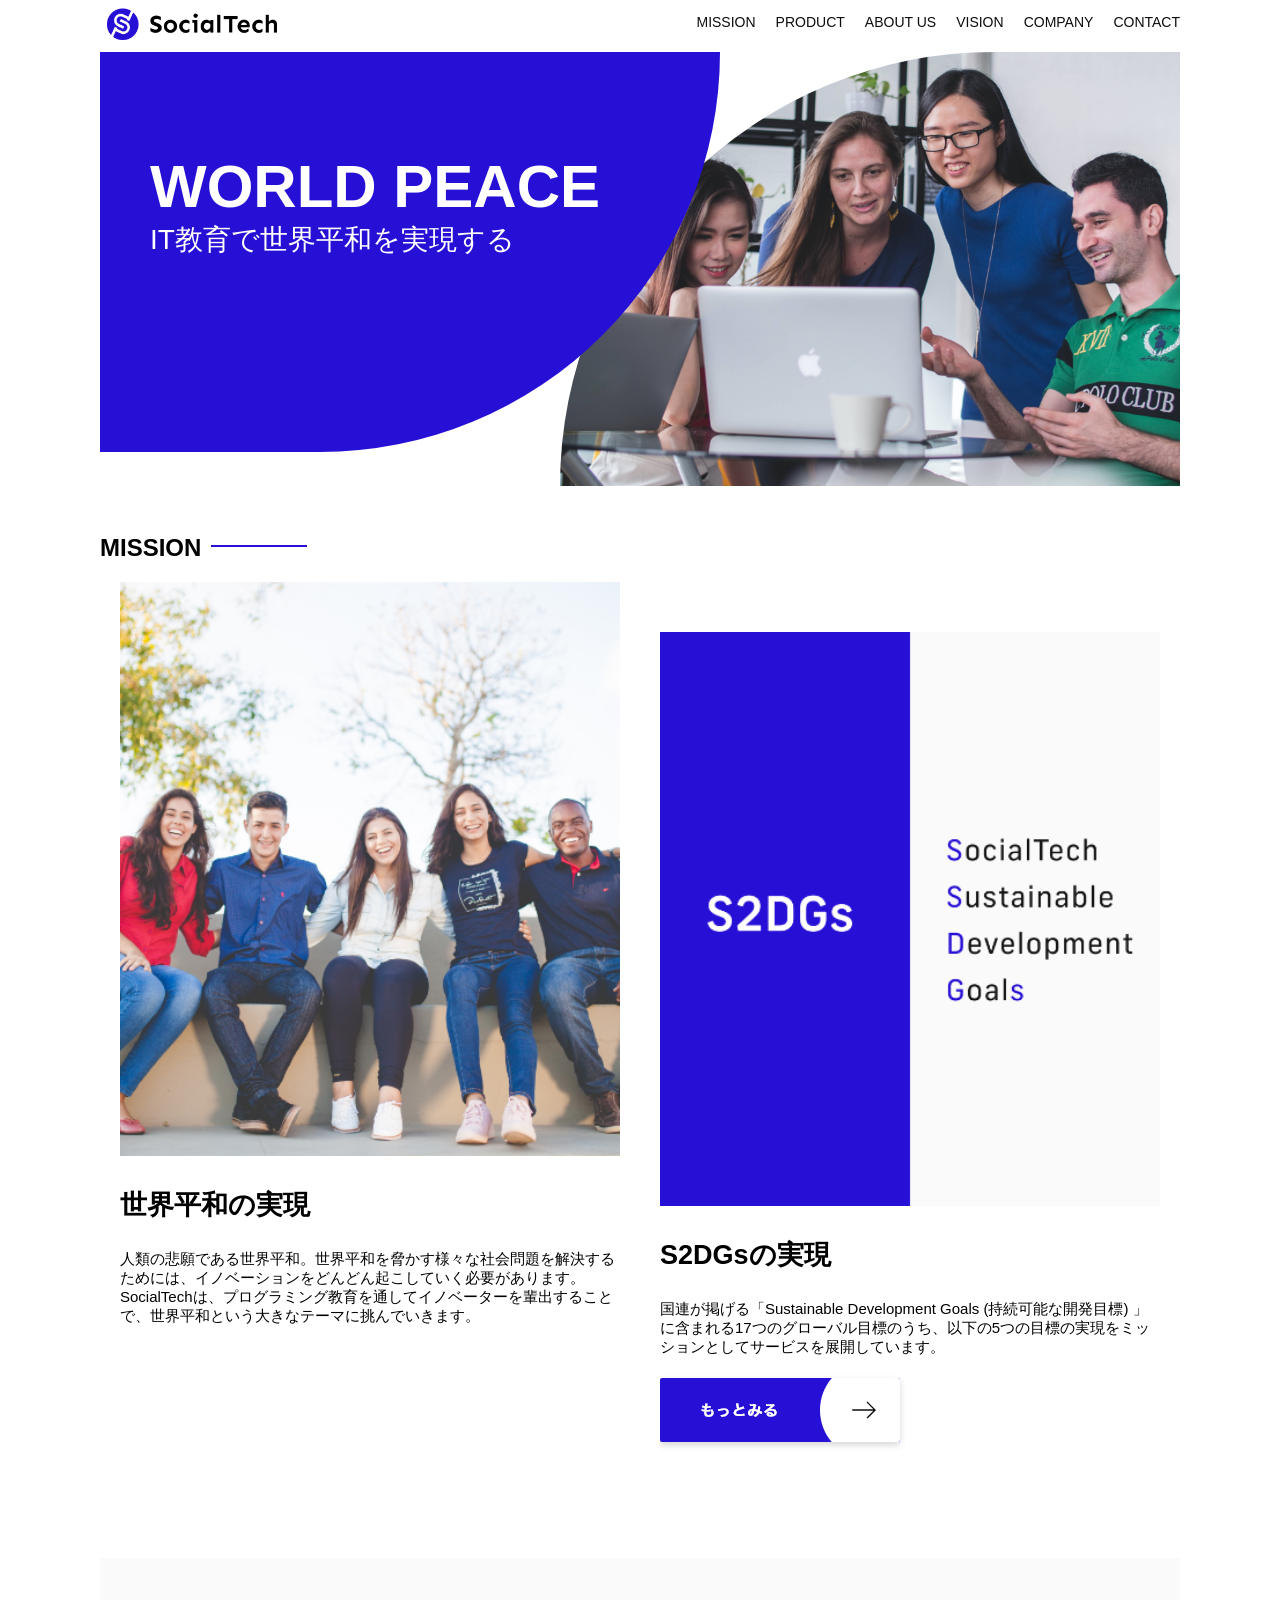
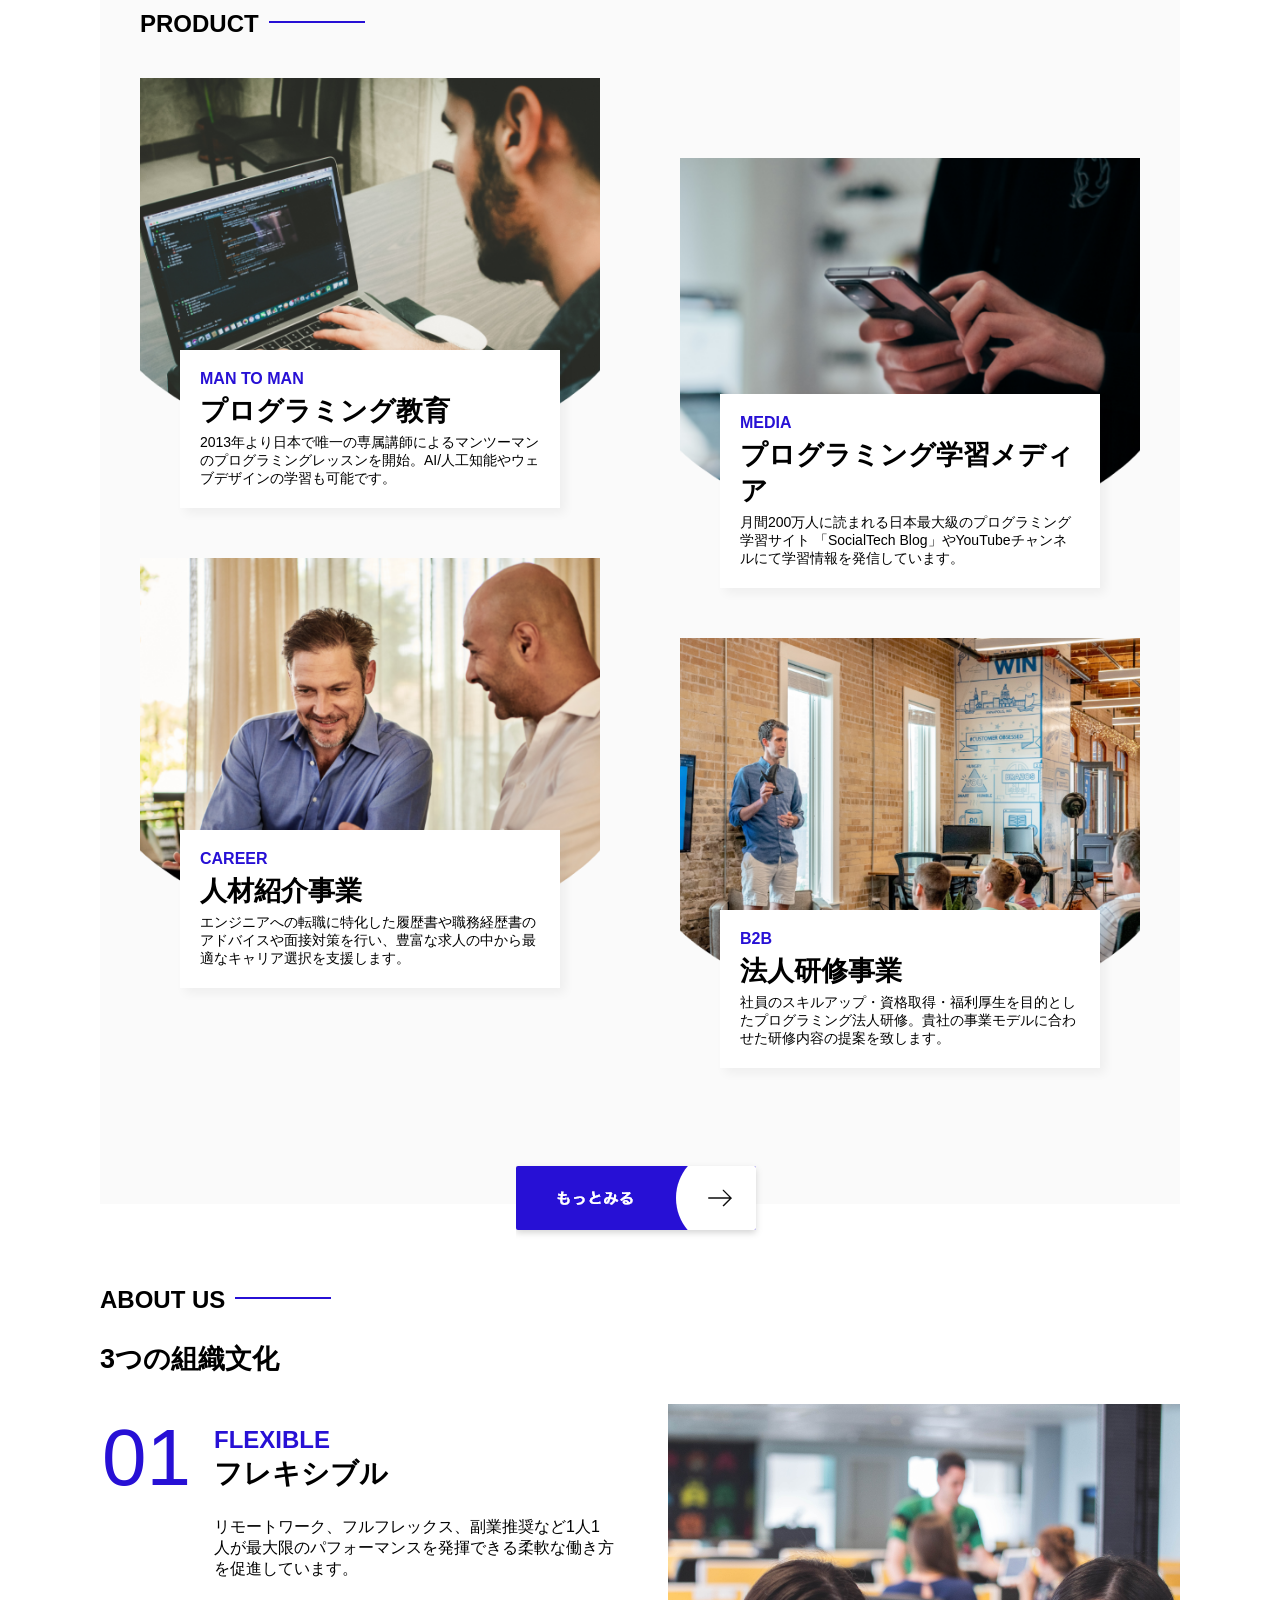
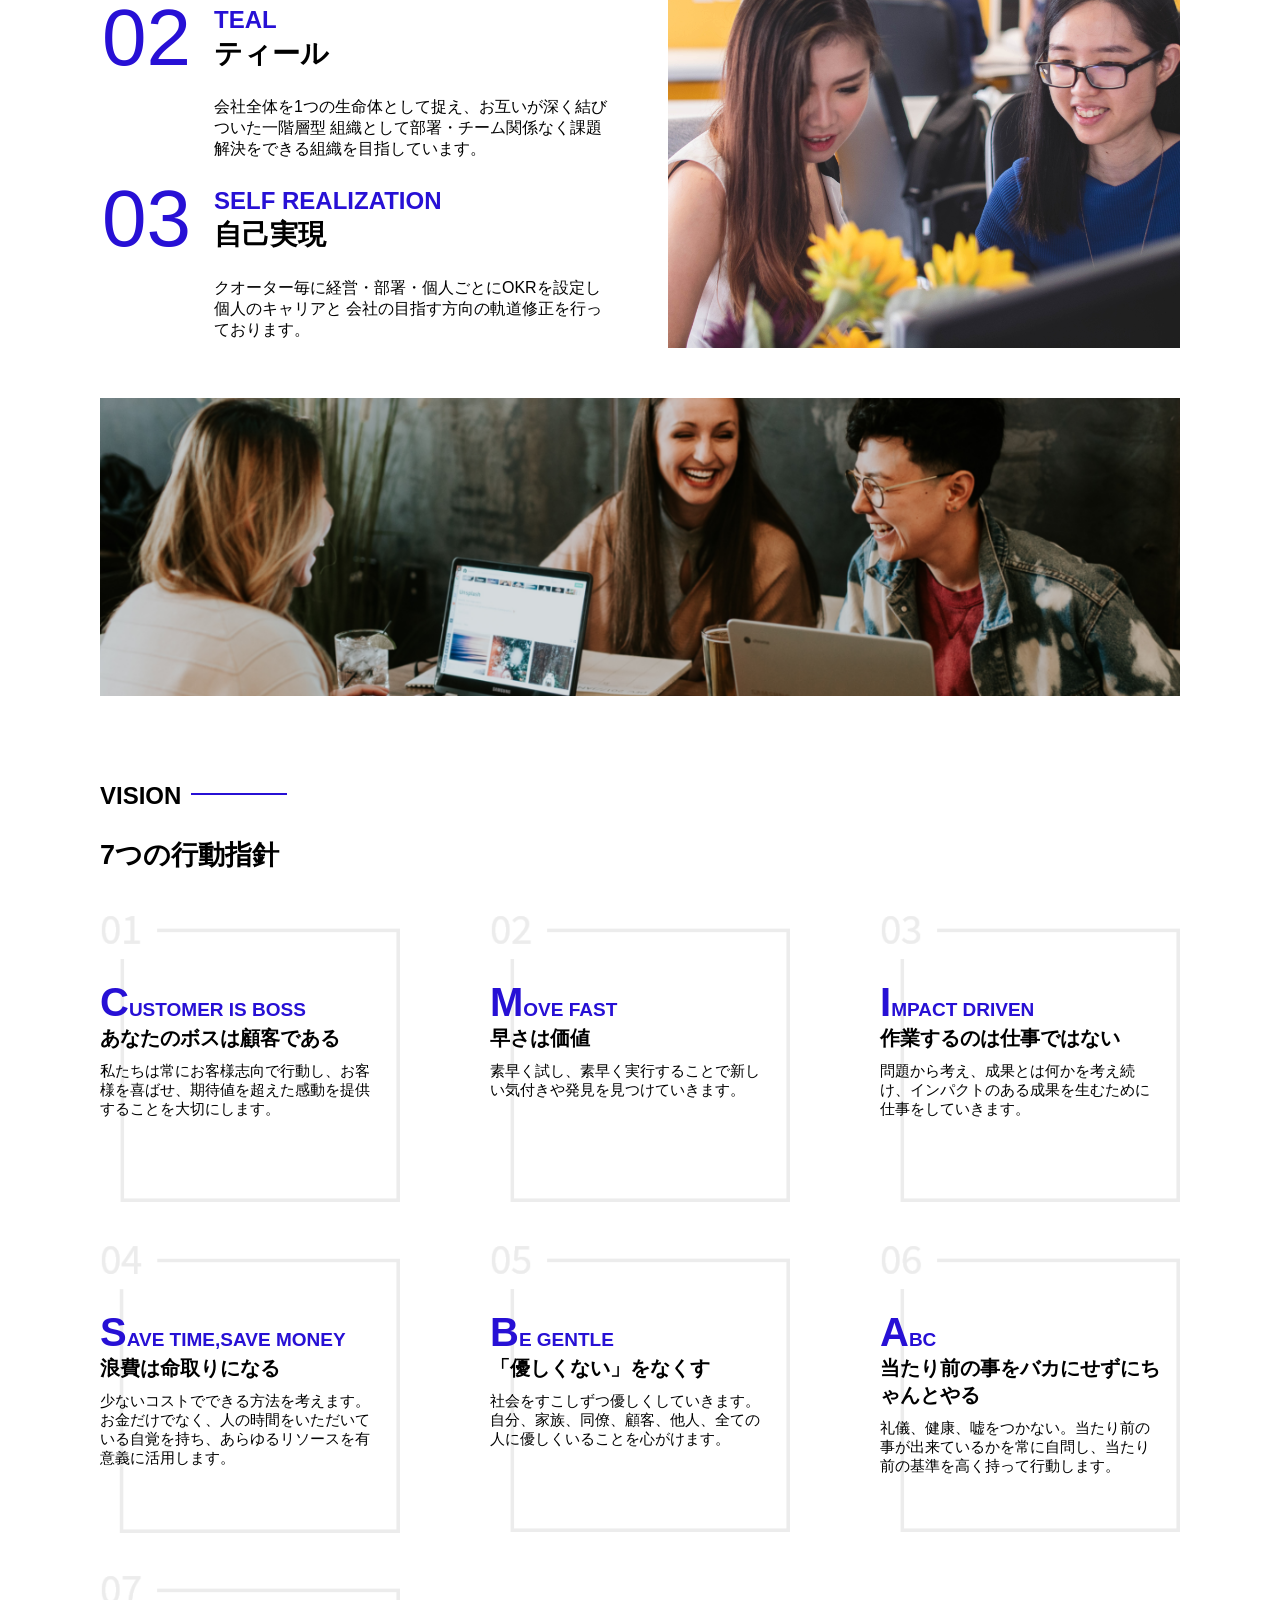
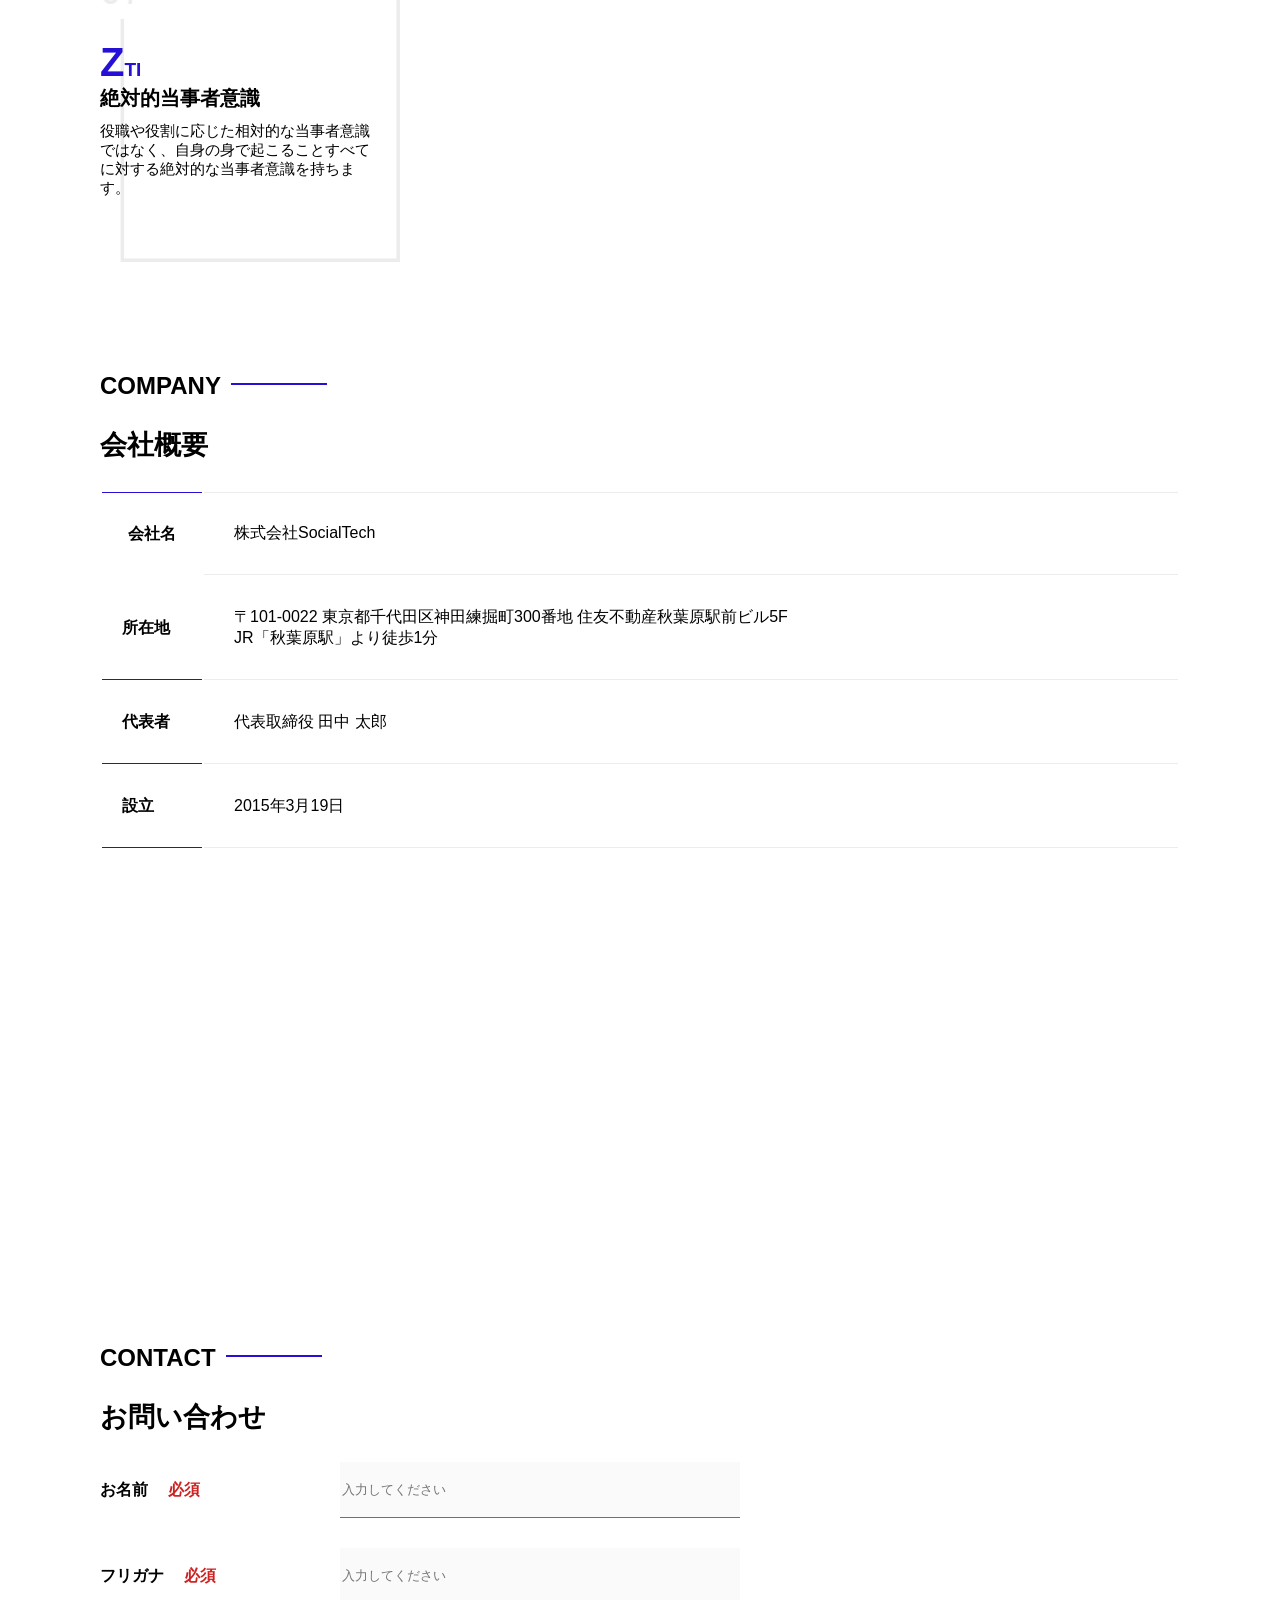
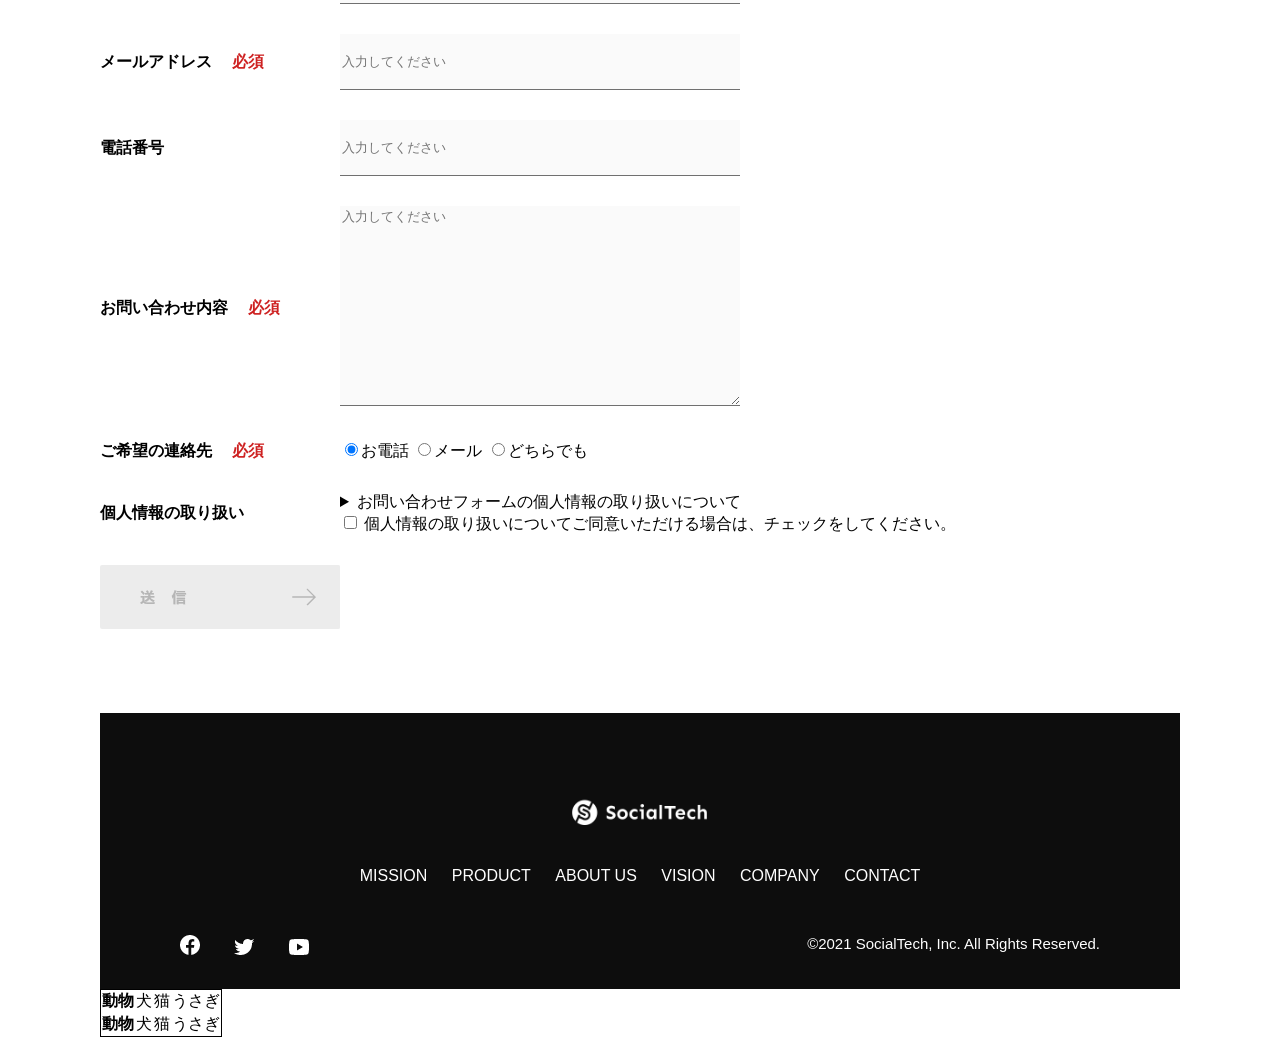
<file: social tech/index.html>
<!DOCTYPE html>
 <html>
    <head>
        <title>SocialTech</title>
        <meta charset="utf-8">
        <meta name="description" content="SocialTechはEdTech業界のリーディングカンパニーを目指します。">
        <meta name="viewport" content="width=device-width,initial-scale=1.0">
        <link rel="stylesheet" href="style.css">
    </head>
    <body>
        <!-- ヘッダー -->
         <header>
            <!-- ロゴ -->
             <a href="index.html" id="logo">
                <img src="images/logo.png" alt="トップページに戻る"></a>
            <!-- PC用ナビゲーション -->
             <nav id="nav-pc">
                <ul>
                    <li><a href="mission.html">MISSION</a></li>
                    <li><a href="product.html">PRODUCT</a></li>
                    <li><a href="index.html#aboutus">ABOUT US</a></li>
                    <li><a href="index.html#vision">VISION</a></li>
                    <li><a href="index.html#company">COMPANY</a></li>
                    <li><a href="index.html#contact">CONTACT</a></li>
                </ul>
            </nav>
            <!-- スマホ用メニューボタン -->
             <button id="menu-sp" onclick="document.getElementById('nav-sp').style.display = 'block'">
                <img src="images/button-menu.png" alt="ナビゲーションを開く">
            </button>
            <!-- スマホ用ナビゲーション -->
             <div id="nav-sp">
                <button id="close" onclick="document.getElementById('nav-sp').style.display = 'none'">
                    <img src="images/button-close.png" alt="ナビゲーションを閉じる">
                </button>

                <nav>
                    <ul>
                        <li>
                            <a id="logo-sp" href="index.html" onclick="document.getElementById('nav-sp').style.display = 'none'"><img src="images/logo-sp.png" alt="トップページに戻る"></a>
                        </li>
                        <li><a class="menu" href="mission.html" onclick="document.getElementById('nav-sp').style.display = 'none'">MISSION</a></li>
                        <li><a class="menu" href="product.html" onclick="document.getElementById('nav-sp').style.display = 'none'">PRODUCT</a></li>
                        <li><a class="menu" href="index.html#aboutus" onclick="document.getElementById('nav-sp').style.display = 'none'">ABOUT US</a></li>
                        <li><a class="menu" href="index.html#vision" onclick="document.getElementById('nav-sp').style.display = 'none'">VISION</a></li>
                        <li><a class="menu" href="index.html#company" onclick="document.getElementById('nav-sp').style.display = 'none'">COMPANY</a></li>
                        <li><a class="menu" href="index.html#contact" onclick="document.getElementById('nav-sp').style.display = 'none'">CONTACT</a></li>
                    </ul>
                </nav>
                <div id="sns">
                    <a href="https://www.facebook.com/sejuku2013">
                        <img src="images/button-facebook.png" alt="Facebookのリンク">
                    </a>
                    <a href="https://twitter.com/samuraijuku">
                        <img src="images/button-twitter.png" alt="Twitterのリンク">
                    </a>
                    <a href="https://www.youtube.com/channel/UCCFOQO5aDK0xXam4cUQXT8g">
                        <img src="images/button-youtube.png" alt="YouTubeのリンク">
                    </a>
                </div>
            </div>
        </header>
        <!-- メイン -->
         <main>
            <article>
            <!-- メインビジュアル -->
             <section id="main-visual">
                <div id="main-message">
                    <h1>WORLD PEACE</h1>
                    <p>IT教育で世界平和を実現する</p>
                </div>
                <img src="images/index/index-main.png"alt="PCの周りに集まる多国籍の仲間たち">
            </section>
            <!-- ミッション -->
             <section id="mission">
                <h2 class="index-h2">MISSION</h2>
                <div id="mission-flex">
                    <div>
                        <img id="mission-photo" src="images/index/index-mission.png" alt="屋外のベンチで写真を撮影する多国籍の仲間たち">
                        <h3>世界平和の実現</h3>
                        <p>
                            人類の悲願である世界平和。世界平和を脅かす様々な社会問題を解決するためには、イノベーションをどんどん起こしていく必要があります。SocialTechは、プログラミング教育を通してイノベーターを輩出することで、世界平和という大きなテーマに挑んでいきます。
                        </p>
                    </div>
                    <div>
                        <img id="s2dgs" src="images/index/s2dgs.png" alt="S2DGs">
                        <h3>S2DGsの実現</h3>
                        <p>国連が掲げる「Sustainable Development Goals (持続可能な開発目標) 」に含まれる17つのグローバル目標のうち、以下の5つの目標の実現をミッションとしてサービスを展開しています。</p>
                        <a href="mission.html">
                            <img src="images/button-more.png" alt="もっとみる">
                        </a>
                    </div>
                </div>
            </section>
            <!-- プロダクト -->
             <section id="product">
                <h2 class="index-h2">PRODUCT</h2>
                <div class="product-flex">
                    <div id="product-left">
                        <div>
                            <img class="product-photo" src="images/index/index-mantoman.png" alt="PCでコードを書く男性">
                            <div class="product-explain">
                                <span>MAN TO MAN</span>
                                <h3>プログラミング教育</h3>
                                <p>2013年より日本で唯一の専属講師によるマンツーマンのプログラミングレッスンを開始。AI/人工知能やウェブデザインの学習も可能です。</p>
                            </div>
                        </div>
                        <div>
                            <img class="product-photo" src="images/index/index-career.png" alt="笑顔で話し合う2人の男性">
                            <div class="product-explain">
                                <span>CAREER</span>
                                <h3>人材紹介事業</h3>
                                <p>エンジニアへの転職に特化した履歴書や職務経歴書のアドバイスや面接対策を行い、豊富な求人の中から最適なキャリア選択を支援します。</p>
                            </div>
                        </div>
                    </div>
                    <div id="product-right">
                        <div>
                            <img class="product-photo" src="images/index/index-media.png" alt="スマートフォンを操作する人">
                            <div class="product-explain">
                                <span>MEDIA</span>
                                <h3>プログラミング学習メディア</h3>
                                <p>月間200万人に読まれる日本最大級のプログラミング学習サイト 「SocialTech Blog」やYouTubeチャンネルにて学習情報を発信しています。</p>
                            </div>
                        </div>
                        <div>
                            <img class="product-photo" src="images/index/index-b2b.png" alt="講演中の男性とそれを聴く人々">
                            <div class="product-explain">
                                <span>B2B</span>
                                <h3>法人研修事業</h3>
                                <p>社員のスキルアップ・資格取得・福利厚生を目的としたプログラミング法人研修。貴社の事業モデルに合わせた研修内容の提案を致します。</p>
                            </div>
                        </div>
                    </div>
                </div>
                <div id="product-more">
                    <a href="product.html">
                        <img src="images/button-more.png" alt="もっとみる">
                    </a>
                </div>
            </section>
            <!-- ABOUT US -->
             <section id="aboutus">
                <h2 class="index-h2">ABOUT US</h2>
                <h3>3つの組織文化</h3>
                <div>
                    <table class="culture-table">
                        <tr>
                            <td class="culture-num">01</td>
                            <th><span class="culture-en">FLEXIBLE</span><br>フレキシブル</th>
                        </tr>
                        <tr>
                            <td>
                                <!-- 空のセル -->
                            </td>
                            <td class="culture-description">リモートワーク、フルフレックス、副業推奨など1人1人が最大限のパフォーマンスを発揮できる柔軟な働き方を促進しています。</td>
                        </tr>
                        <tr>
                            <td class="culture-num">02</td>
                            <th><span class="culture-en">TEAL</span><br>ティール</th>
                        </tr>
                        <tr>
                            <td>
                                <!-- 空のセル -->
                            </td>
                            <td class="culture-description">会社全体を1つの生命体として捉え、お互いが深く結びついた一階層型 組織として部署・チーム関係なく課題解決をできる組織を目指しています。</td>
                        </tr>
                        <tr>
                            <td class="culture-num">03</td>
                            <th><span class="culture-en">SELF REALIZATION</span><br>自己実現</th>
                        </tr>
                        <tr>
                            <td>
                                <!-- 空のセル -->
                            </td>
                            <td class="culture-description">クオーター毎に経営・部署・個人ごとにOKRを設定し個人のキャリアと 会社の目指す方向の軌道修正を行っております。</td>
                        </tr>
                    </table>

                    <img class="culture-img" src="images/index/index-aboutus1.png" alt="笑顔で話し合う2人の女性">
                </div>
                <img class="culture-img2" src="images/index/index-aboutus2.png" alt="笑顔で話し合う3人の男女">
                </section>
                <!-- VISION -->
                 <section id="vision">
                    <h2 class="index-h2">VISION</h2>
                    <h3>7つの行動指針</h3>
                    <div>
                        <div class="vision-box">
                            <img src="images/index/vision-01.png" alt="01">
                            <div>
                            <h4>CUSTOMER IS BOSS</h4>
                            <h5>あなたのボスは顧客である</h5>
                            <p>私たちは常にお客様志向で行動し、お客様を喜ばせ、期待値を超えた感動を提供することを大切にします。</p>
                            </div>
                        </div>
                        <div class="vision-box">
                            <img src="images/index/vision-02.png" alt="02">
                            <div>
                            <h4>MOVE FAST</h4>
                            <h5>早さは価値</h5>
                            <p>素早く試し、素早く実行することで新しい気付きや発見を見つけていきます。</p>
                            </div>
                        </div>
                        <div class="vision-box">
                            <img src="images/index/vision-03.png" alt="03">
                            <div>
                            <h4>IMPACT DRIVEN</h4>
                            <h5>作業するのは仕事ではない</h5>
                            <p>問題から考え、成果とは何かを考え続け、インパクトのある成果を生むために仕事をしていきます。</p>
                            </div>
                        </div>
                        <div class="vision-box">
                            <img src="images/index/vision-04.png" alt="04">
                            <div>
                            <h4>SAVE TIME,SAVE MONEY</h4>
                            <h5>浪費は命取りになる</h5>
                            <p>少ないコストでできる方法を考えます。お金だけでなく、人の時間をいただいている自覚を持ち、あらゆるリソースを有意義に活用します。</p>
                            </div>
                        </div>
                        <div class="vision-box">
                            <img src="images/index/vision-05.png" alt="05">
                            <div>
                            <h4>BE GENTLE</h4>
                            <h5>「優しくない」をなくす</h5>
                            <p>社会をすこしずつ優しくしていきます。自分、家族、同僚、顧客、他人、全ての人に優しくいることを心がけます。</p>
                            </div>
                        </div>
                        <div class="vision-box">
                            <img src="images/index/vision-06.png" alt="06">
                            <div>
                            <h4>ABC</h4>
                            <h5>当たり前の事をバカにせずにちゃんとやる</h5>
                            <p>礼儀、健康、嘘をつかない。当たり前の事が出来ているかを常に自問し、当たり前の基準を高く持って行動します。</p>
                            </div>
                        </div>
                        <div class="vision-box">
                            <img src="images/index/vision-07.png" alt="07">
                            <div>
                            <h4>ZTI</h4>
                            <h5>絶対的当事者意識</h5>
                            <p>役職や役割に応じた相対的な当事者意識ではなく、自身の身で起こることすべてに対する絶対的な当事者意識を持ちます。</p>
                            </div>
                        </div>
                    </div>
                </section>
                <!-- COMPANY -->
                 <section id="company">
                    <h2 class="index-h2">COMPANY</h2>
                    <h3>会社概要</h3>
                        <table id="company-table">
                            <tr>
                                <th class="tableheader-first">会社名</th>
                                <td class="cell cell-first">株式会社SocialTech</td>
                            </tr>
                            <tr>
                                <th class="tableheader">所在地</th>
                                <td class="cell">〒101-0022 東京都千代田区神田練掘町300番地 住友不動産秋葉原駅前ビル5F<br>JR「秋葉原駅」より徒歩1分</td>
                            </tr>
                            <tr>
                                <th class="tableheader">代表者</th>
                                <td class="cell">代表取締役 田中 太郎</td>
                            </tr>
                            <tr>
                                <th class="tableheader">設立</th>
                                <td class="cell">2015年3月19日</td>
                            </tr>
                        </table>
                         <iframe src="https://www.google.com/maps/embed?pb=!1m18!1m12!1m3!1d3240.0688540195165!2d139.7746526!3d35.6999232!2m3!1f0!2f0!3f0!3m2!1i1024!2i768!4f13.1!3m3!1m2!1s0x60188fee13660e23%3A0x77137876edf742ac!2z5L2P5Y-L5LiN5YuV55Sj56eL6JGJ5Y6f6aeF5YmN44OT44Or!5e0!3m2!1sja!2sjp!4v1780722973575!5m2!1sja!2sjp" width="600" height="450" style="border:0;" allowfullscreen="" loading="lazy" referrerpolicy="no-referrer-when-downgrade"></iframe>                      
                </section>
                <!-- お問い合わせフォーム -->
                 <section id="contact">
                    <h2 class="index-h2">CONTACT</h2>
                    <h3>お問い合わせ</h3>
                    <form>
                        <div>
                            <div class="contact-heading">
                                <label class="contact-label">お名前<span class="contact-span">必須</span></label>
                            </div>
                            <div>
                                <input type="text" name="name" placeholder="入力してください" class="contact-textbox">
                            </div>
                        </div>
                        <div>
                            <div class="contact-heading">
                                <label class="contact-label">フリガナ<span class="contact-span">必須</span></label>
                            </div>
                            <div>
                                <input type="text" name="hurigana" placeholder="入力してください" class="contact-textbox">
                            </div>
                        </div>
                        <div>
                            <div class="contact-heading">
                                <label class="contact-label">メールアドレス<span class="contact-span">必須</span></label>
                            </div>
                            <div>
                                <input type="text" name="email" placeholder="入力してください" class="contact-textbox">
                            </div>
                        </div>
                        <div>
                            <div class="contact-heading">
                                <label class="contact-label">電話番号</label>
                            </div>
                            <div>
                                <input type="text" name="tel" placeholder="入力してください" class="contact-textbox">
                            </div>
                        </div>
                        <div>
                            <div class="contact-heading">
                                <label class="contact-label">お問い合わせ内容<span class="contact-span">必須</span></label>
                            </div>
                            <div>
                                <textarea class="contact-textarea" placeholder="入力してください" name="message"></textarea>
                            </div>
                        </div>
                        <div>
                            <div class="contact-heading">
                                <label class="contact-label">ご希望の連絡先<span class="contact-span">必須</span></label>
                            </div>
                            <div>
                                <input class="radiobutton" type="radio" value="tel" name="contact" checked><label>お電話</label>
                                <input class="radiobutton" type="radio" value="mail" name="contact"><label>メール</label>
                                <input class="radiobutton" type="radio" value="both" name="contact"><label>どちらでも</label>
                            </div>
                        </div>
                        <div>
                            <div class="contact-heading">
                                <label class="contact-label">個人情報の取り扱い</label>
                            </div>
                            <div>
                                <details>
                                    <summary>お問い合わせフォームの個人情報の取り扱いについて</summary>
                                    <div>
                                        <dl>
                                            <dt>1.組織の名称又は氏名</dt>
                                            <dd>株式会社SocialTech</dd>
                                            <dt>２．個人情報保護管理者（若しくはその代理人）の氏名又は職名、所属及び連絡先</dt>
                                            <dd>
                                                <p>鈴木 一郎 コーポレート部</p>
                                                <p>メールアドレス：samurai@example.com</p>
                                                <p>TEL：03-1234-5678</p>
                                            </dd>
                                            <dt>３．個人情報の利用目的</dt>
                                            <dd>
                                                <ul>
                                                    <li>・本サービス及び本サービスに関連する情報の提供又はそれらに関する連絡のため</li>
                                                    <li>・ユーザーの本人確認のため</li>
                                                    <li>・当社サービスのご案内のため</li>
                                                    <li>・当社の商品等の広告または宣伝（電子メールによるものを含むものとします。）</li>
                                                </ul>
                                            </dd>
                                            <dt>４．個人情報の取り扱い業務の委託</dt>
                                            <dd>個人情報の取扱業務の全部または一部を外部に業務委託する場合があります。その際、弊社は、個人情報を適切に保護できる管理体制を敷き実行していることを条件として委託先を厳選したうえで、機密保持契約を委託先と締結し、お客様の個人情報を厳密に管理させます。</dd>
                                            <dt>５．個人情報の開示等の請求</dt>
                                            <dd>お客様は、弊社に対してご自身の個人情報の開示等（利用目的の通知、開示、内容の訂正・追加・削除、利用の停止または消去、第三者への提供の停止）に関して、当社問合わせ窓口に申し出ることができます。<br>
                                                その際、弊社はお客様ご本人を確認させていただいたうえで、合理的な期間内に対応いたします。<br>
                                                なお、個人情報に関する弊社問合わせ先は、次の通りです。
                                            </dd>
                                            <dd>
                                                <p>株式会社SocialTech 個人情報問合せ窓口</p>
                                                <p>〒150-0043 東京都千代田区神田練塀町300番地 住友不動産秋葉原駅前ビル5F</p>
                                                <p>メールアドレス：samurai@example.com TEL：03-1234-5678</p>
                                            </dd>

                                            <dt>６．個人情報を提供されることの任意性について</dt>
                                            <dd>お客様がご自身の個人情報を弊社に提供されるか否かは、お客様のご判断によりますが、もしご提供されない場合には、適切なサービスが提供できない場合がありますので予めご了承ください。</dd>
                                        </dl>
                                    </div>
                                </details>
                                <input type="checkbox" name="agree">
                                <span>個人情報の取り扱いについてご同意いただける場合は、チェックをしてください。</span>
                            </div>
                        </div>
                        <input type="image" src="images/button-submit.png" alt="送信する">
                    </form>
                </section>
            </article>
        </main>
            <footer>
                <div id="footer-logo">
                    <img src="images/logo-sp.png" alt="SocialTech">
                </div>
                <div id="footer-link">
                <a href="mission.html">MISSION</a>
                <a href="product.html">PRODUCT</a>
                <a href="index.html#aboutus">ABOUT US</a>
                <a href="index.html#vision">VISION</a>
                <a href="index.html#company">COMPANY</a>
                <a href="index.html#contact">CONTACT</a>
                </div>
                <div id="sns-footer">
                    <div class="sns-btns">
                        <a href="https://www.facebook.com/sejuku2013"><img src="images/button-facebook.png" alt="Facebookのリンク"></a>
                        <a href="https://twitter.com/samuraijuku"><img src="images/button-twitter.png" alt="Twitterのリンク"></a>
                        <a href="https://www.youtube.com/channel/UCCFOQO5aDK0xXam4cUQXT8g"><img src="images/button-youtube.png" alt="YouTubeのリンク"></a>
                    </div>
                    <p id="copyright">&copy;2021 SocialTech, Inc. All Rights Reserved.</p>
                </div>
            </footer>

            <table style="border-collapse: collapse;border:1px solid #000">
                        <tr>
                            <th>動物</th><td>犬</td><td>猫</td><td>うさぎ</td>
                        </tr>
                          <tr>
                            <th>動物</th><td>犬</td><td>猫</td><td>うさぎ</td>
                        </tr>
            </table>
    </body>
</html>
</file>
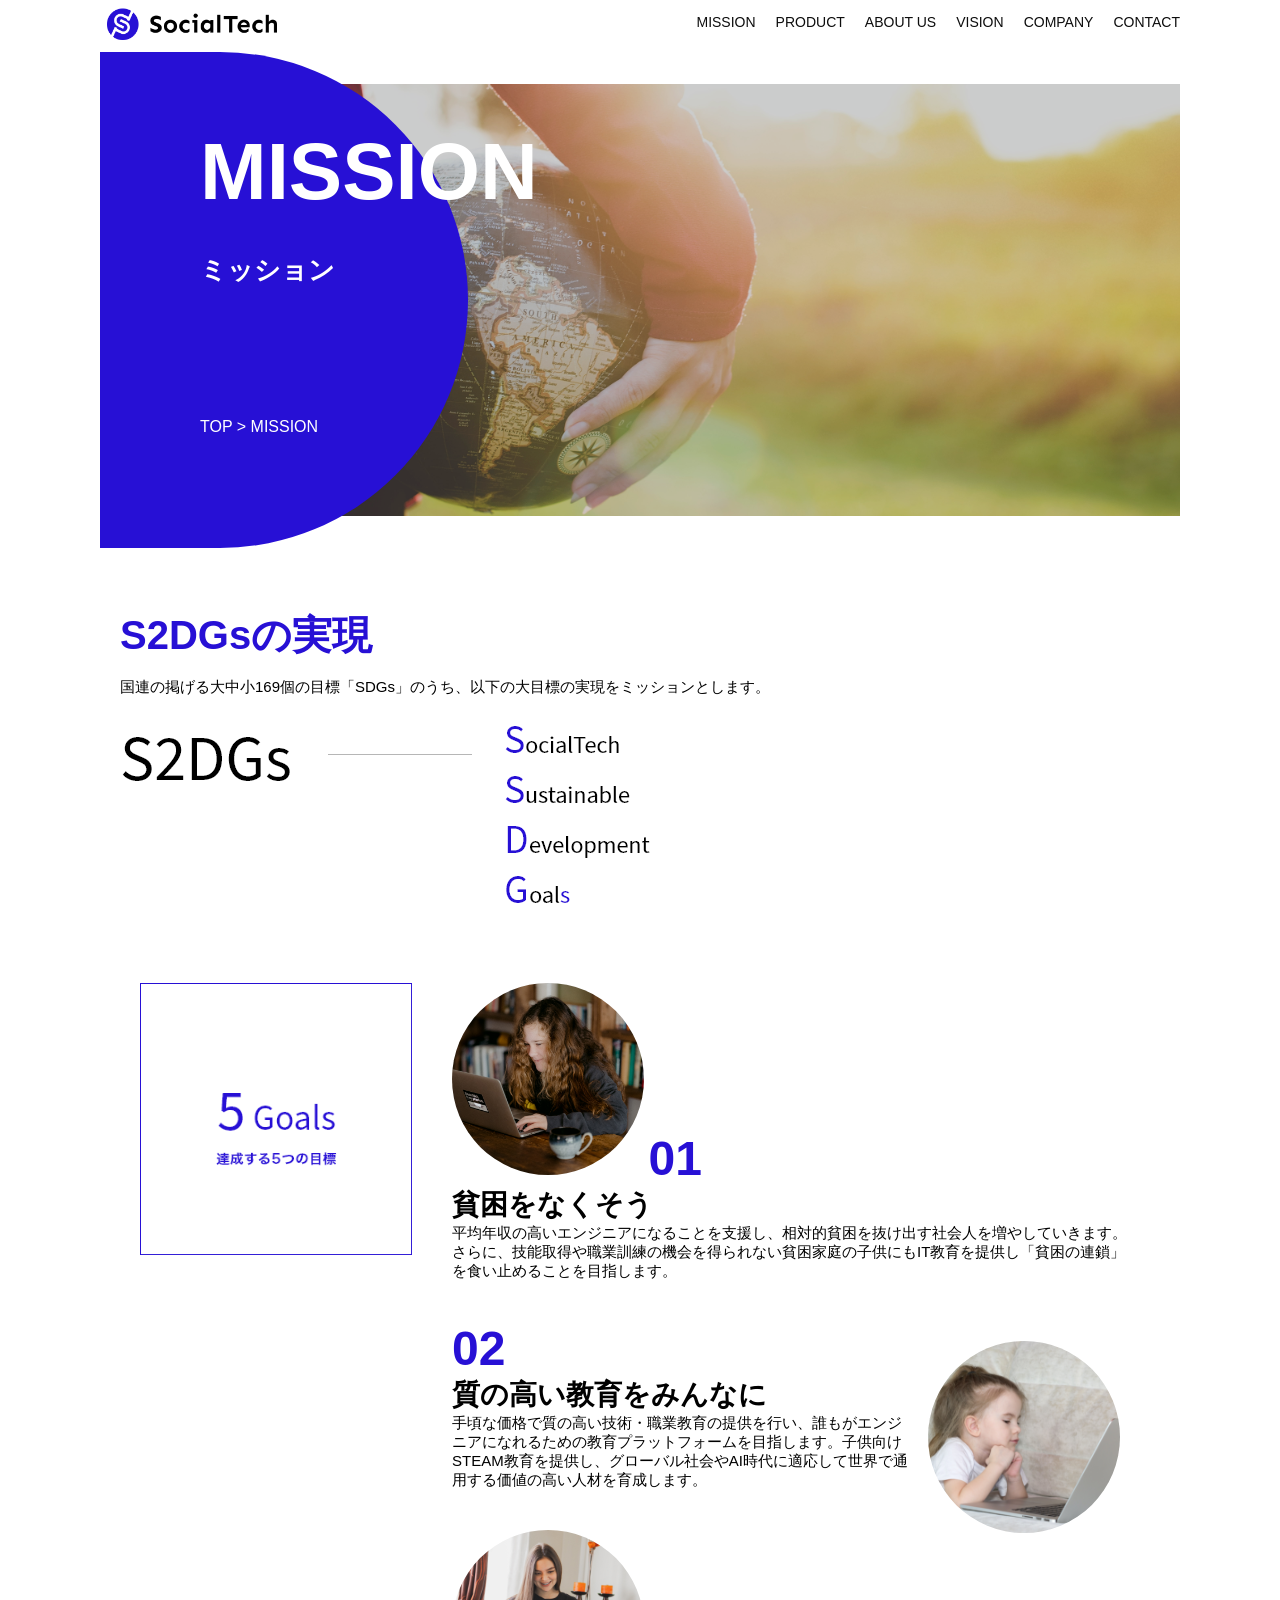
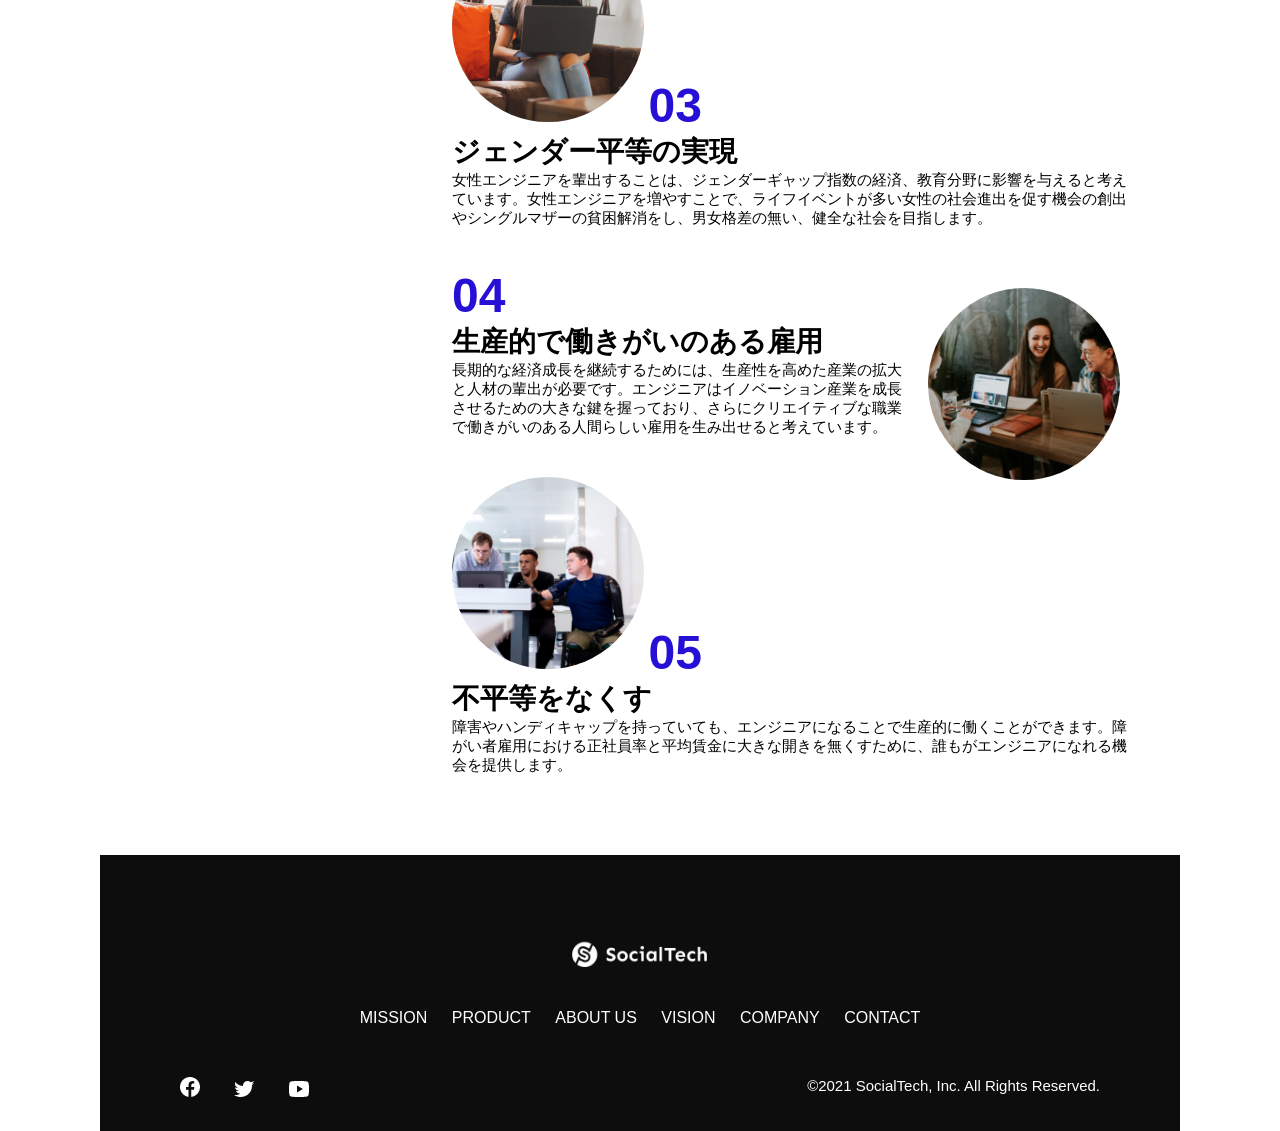
<file: social tech/mission.html>
<!DOCTYPE html>
 <html>
    <head>
        <title>SocialTech - MISSION ミッション -</title>
        <meta charset="utf-8">
        <meta name="description" content="SocialTechが目指す5つの目標(S2DGs)を紹介します">
        <meta name="viewport" content="width=device-width,initial-scale=1.0">
        <link rel="stylesheet" href="style.css">
    </head>
    <body>
        <!-- ヘッダー -->
         <header>
            <!-- ロゴ -->
             <a href="index.html" id="logo">
                <img src="images/logo.png" alt="トップページに戻る">
            </a>
            <!-- PC用ナビゲーション -->
             <nav id="nav-pc">
                <ul>
                    <li><a href="mission.html">MISSION</a></li>
                    <li><a href="product.html">PRODUCT</a></li>
                    <li><a href="index.html#aboutus">ABOUT US</a></li>
                    <li><a href="index.html#vision">VISION</a></li>
                    <li><a href="index.html#company">COMPANY</a></li>
                    <li><a href="index.html#contact">CONTACT</a></li>
                </ul>
            </nav>
            <!-- スマホ用メニューボタン -->
             <button id="menu-sp" onclick="document.getElementById('nav-sp').style.display = 'block'">
                <img src="images/button-menu.png" alt="ナビゲーションを開く">
            </button>
            <!-- スマホ用ナビゲーション -->
             <div id="nav-sp">
                <button id="close" onclick="document.getElementById('nav-sp').style.display = 'none'">
                    <img src="images/button-close.png" alt="ナビゲーションを閉じる">
                </button>

                <nav>
                    <ul>
                        <li>
                            <a id="logo-sp" href="index.html" onclick="document.getElementById('nav-sp').style.display = 'none'"><img src="images/logo-sp.png" alt="トップページに戻る"></a>
                        </li>
                        <li><a class="menu" href="mission.html" onclick="document.getElementById('nav-sp').style.display = 'none'">MISSION</a></li>
                        <li><a class="menu" href="product.html" onclick="document.getElementById('nav-sp').style.display = 'none'">PRODUCT</a></li>
                        <li><a class="menu" href="index.html#aboutus" onclick="document.getElementById('nav-sp').style.display = 'none'">ABOUT US</a></li>
                        <li><a class="menu" href="index.html#vision" onclick="document.getElementById('nav-sp').style.display = 'none'">VISION</a></li>
                        <li><a class="menu" href="index.html#company" onclick="document.getElementById('nav-sp').style.display = 'none'">COMPANY</a></li>
                        <li><a class="menu" href="index.html#contact" onclick="document.getElementById('nav-sp').style.display = 'none'">CONTACT</a></li>
                    </ul>
                </nav>
                <div id="sns">
                    <a href="https://www.facebook.com/sejuku2013">
                        <img src="images/button-facebook.png" alt="Facebookのリンク">
                    </a>
                    <a href="https://twitter.com/samuraijuku">
                        <img src="images/button-twitter.png" alt="Twitterのリンク">
                    </a>
                    <a href="https://www.youtube.com/channel/UCCFOQO5aDK0xXam4cUQXT8g">
                        <img src="images/button-youtube.png" alt="YouTubeのリンク">
                    </a>
                </div>
            </div>
        </header>

        <main>
            <article>
                <section id="mission-main">
                    <div class="mission-main-inner">
                        <div id="mission-title">
                            <h1>MISSION<br><span>ミッション</span></h1>
                            <p>TOP > MISSION</p>
                        </div>
                    </div>
                </section>
                
                <section id="mission-s2dgs">
                    <h2 class="mission-h2">S2DGsの実現</h2>
                    <p>国連の掲げる大中小169個の目標「SDGs」のうち、以下の大目標の実現をミッションとします。</p>
                    <img src="images/mission/mission-s2dgs.png" alt="S2DGs">
                </section>

                <section id="mission-five-goals">
                    <div class="five-goals-image">
                        <img src="images/mission/mission-5goals.png" alt="5Goals">
                    </div>
                     <div class="five-goals-read">
                        <div>
                            <img class="fivegoals-image-left" src="images/mission/mission-5goals01.png" alt="PCを操作する女の子">
                            <span class="fivegoals-number">01</span>
                            <h3 class="fivegoals-h3">貧困をなくそう</h3>
                            <p class="fivegoals-p">平均年収の高いエンジニアになることを支援し、相対的貧困を抜け出す社会人を増やしていきます。さらに、技能取得や職業訓練の機会を得られない貧困家庭の子供にもIT教育を提供し「貧困の連鎖」を食い止めることを目指します。</p>
                        </div>
                        <div>
                            <img class="fivegoals-image-right" src="images/mission/mission-5goals02.png" alt="PCを見つめる小さい女の子">
                            <span class="fivegoals-number">02</span>
                            <h3 class="fivegoals-h3">質の高い教育をみんなに</h3>
                            <p class="fivegoals-p">手頃な価格で質の高い技術・職業教育の提供を行い、誰もがエンジニアになれるための教育プラットフォームを目指します。子供向けSTEAM教育を提供し、グローバル社会やAI時代に適応して世界で通用する価値の高い人材を育成します。</p>
                        </div>
                        <div>
                            <img class="fivegoals-image-left" src="images/mission/mission-5goals03.png" alt="PCを操作する女性">
                            <span class="fivegoals-number">03</span>
                            <h3 class="fivegoals-h3">ジェンダー平等の実現</h3>
                            <p class="fivegoals-p">女性エンジニアを輩出することは、ジェンダーギャップ指数の経済、教育分野に影響を与えると考えています。女性エンジニアを増やすことで、ライフイベントが多い女性の社会進出を促す機会の創出やシングルマザーの貧困解消をし、男女格差の無い、健全な社会を目指します。</p>
                        </div>
                        <div>
                            <img class="fivegoals-image-right" src="images/mission/mission-5goals04.png" alt="笑顔で話し合う3人の男女">
                            <span class="fivegoals-number">04</span>
                            <h3 class="fivegoals-h3">生産的で働きがいのある雇用</h3>
                            <p class="fivegoals-p">長期的な経済成長を継続するためには、生産性を高めた産業の拡大と人材の輩出が必要です。エンジニアはイノベーション産業を成長させるための大きな鍵を握っており、さらにクリエイティブな職業で働きがいのある人間らしい雇用を生み出せると考えています。</p>
                        </div>
                        <div>
                            <img class="fivegoals-image-left" src="images/mission/mission-5goals05.png" alt="障害を持つ男性が生き生きと働く様子">
                            <span class="fivegoals-number">05</span>
                            <h3 class="fivegoals-h3">不平等をなくす</h3>
                            <p class="fivegoals-p">障害やハンディキャップを持っていても、エンジニアになることで生産的に働くことができます。障がい者雇用における正社員率と平均賃金に大きな開きを無くすために、誰もがエンジニアになれる機会を提供します。</p>
                        </div>
                    </div>
                </section>
                        
            </article>
        </main>

        <footer>
                <div id="footer-logo">
                    <img src="images/logo-sp.png" alt="SocialTech">
                </div>
                <div id="footer-link">
                <a href="mission.html">MISSION</a>
                <a href="product.html">PRODUCT</a>
                <a href="index.html#aboutus">ABOUT US</a>
                <a href="index.html#vision">VISION</a>
                <a href="index.html#company">COMPANY</a>
                <a href="index.html#contact">CONTACT</a>
                </div>
                <div id="sns-footer">
                    <div class="sns-btns">
                        <a href="https://www.facebook.com/sejuku2013"><img src="images/button-facebook.png" alt="Facebookのリンク"></a>
                        <a href="https://twitter.com/samuraijuku"><img src="images/button-twitter.png" alt="Twitterのリンク"></a>
                        <a href="https://www.youtube.com/channel/UCCFOQO5aDK0xXam4cUQXT8g"><img src="images/button-youtube.png" alt="YouTubeのリンク"></a>
                    </div>
                    <p id="copyright">&copy;2021 SocialTech, Inc. All Rights Reserved.</p>
                </div>
        </footer>

    </body>
</html>
</file>
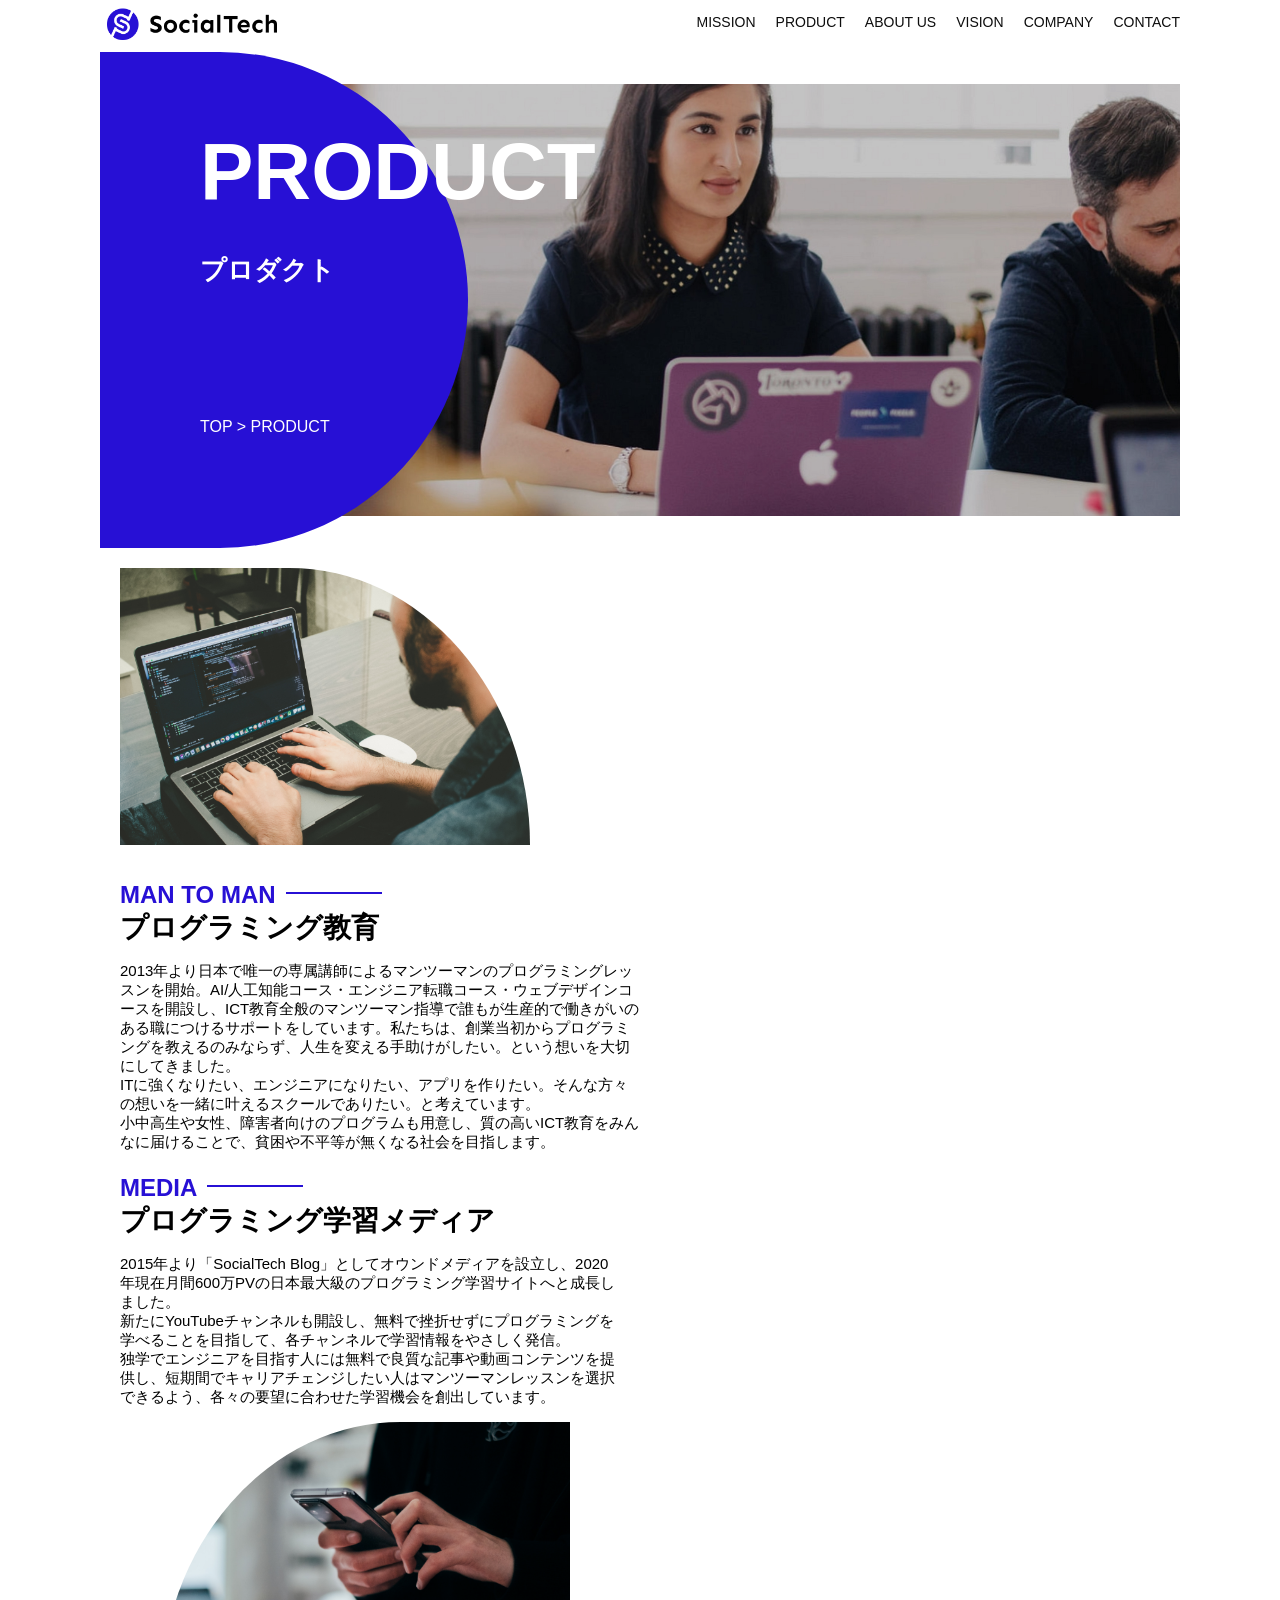
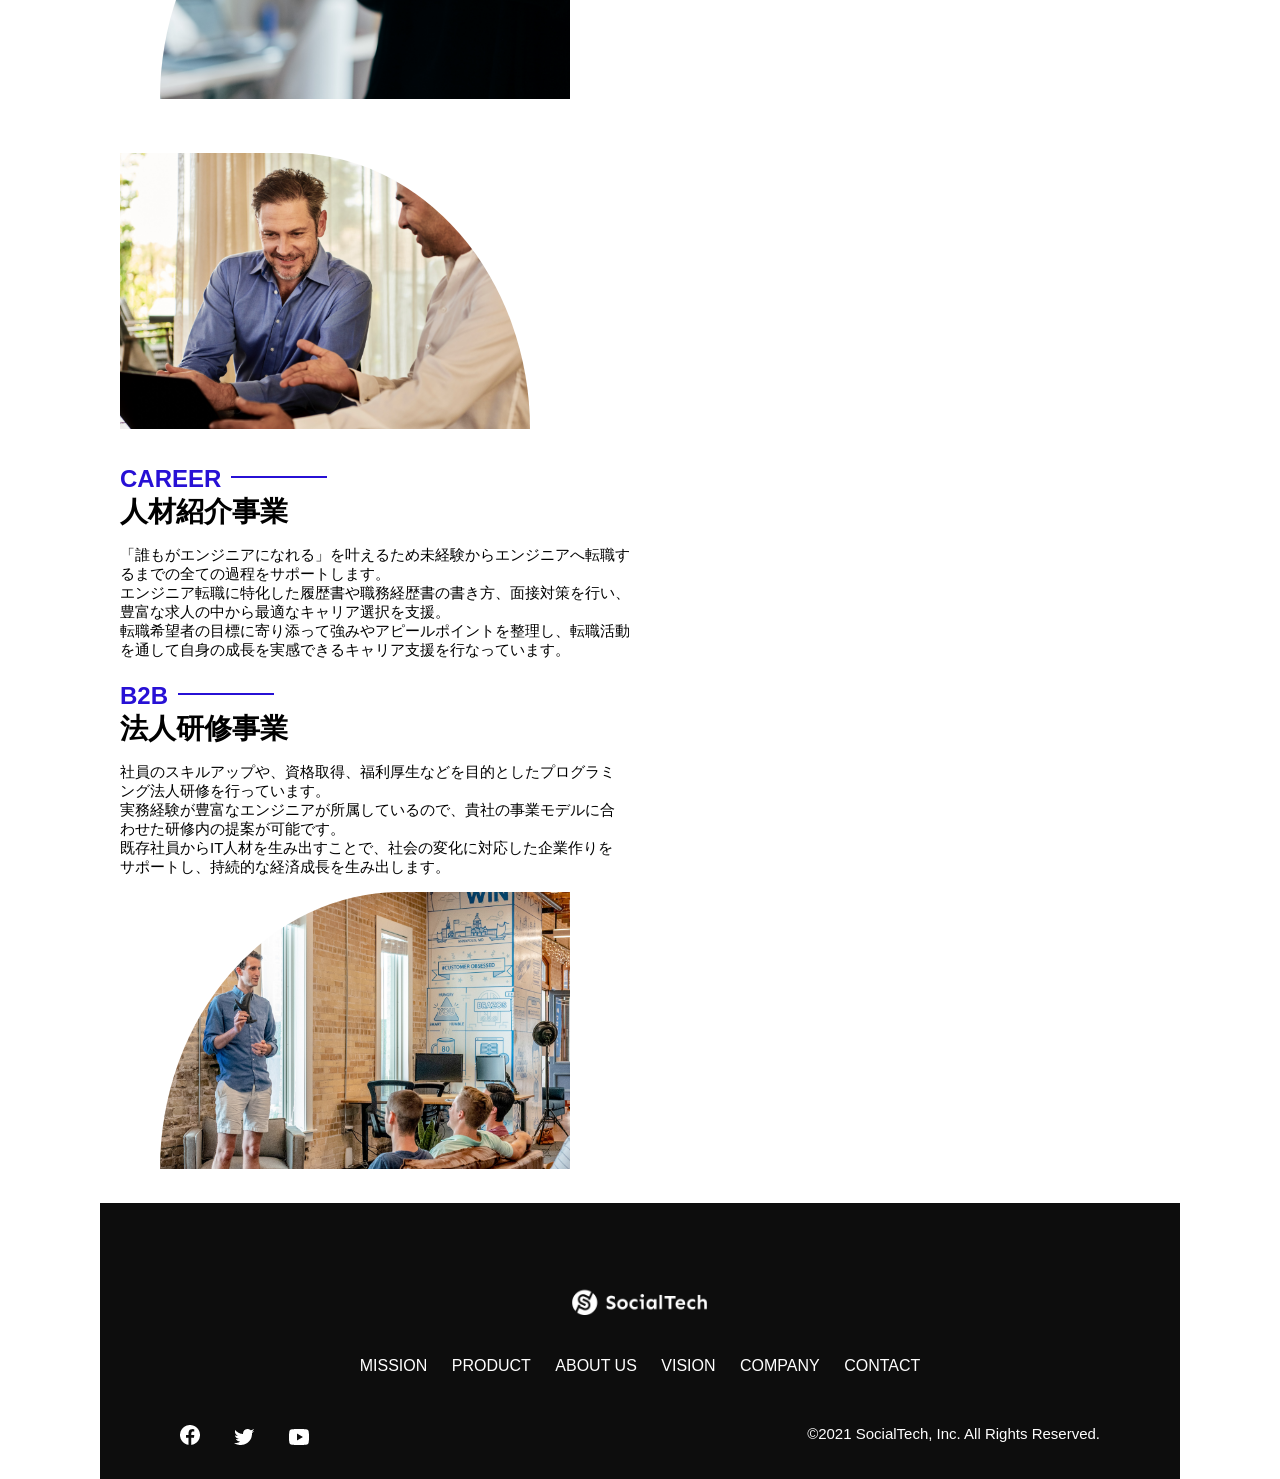
<file: social tech/product.html>
<!DOCTYPE html>
 <html>
    <head>
        <title>SocialTech-PRODUCT プロダクト-</title>
        <meta charset="utf-8">
        <meta name="description" content="SocialTechの4つのプロダクトを紹介します">
        <meta name="viewport" content="width=device-width,initial-scale=1.0">
        <link rel="stylesheet" href="style.css">
    </head>
    <body>
        <!-- ヘッダー -->
         <header>
            <!-- ロゴ -->
             <a href="index.html" id="logo">
                <img src="images/logo.png" alt="トップページに戻る"></a>
            <!-- PC用ナビゲーション -->
             <nav id="nav-pc">
                <ul>
                    <li><a href="mission.html">MISSION</a></li>
                    <li><a href="product.html">PRODUCT</a></li>
                    <li><a href="index.html#aboutus">ABOUT US</a></li>
                    <li><a href="index.html#vision">VISION</a></li>
                    <li><a href="index.html#company">COMPANY</a></li>
                    <li><a href="index.html#contact">CONTACT</a></li>
                </ul>
            </nav>
            <!-- スマホ用メニューボタン -->
             <button id="menu-sp" onclick="document.getElementById('nav-sp').style.display = 'block'">
                <img src="images/button-menu.png" alt="ナビゲーションを開く">
            </button>
            <!-- スマホ用ナビゲーション -->
             <div id="nav-sp">
                <button id="close" onclick="document.getElementById('nav-sp').style.display = 'none'">
                    <img src="images/button-close.png" alt="ナビゲーションを閉じる">
                </button>

                <nav>
                    <ul>
                        <li>
                            <a id="logo-sp" href="index.html" onclick="document.getElementById('nav-sp').style.display = 'none'"><img src="images/logo-sp.png" alt="トップページに戻る"></a>
                        </li>
                        <li><a class="menu" href="mission.html" onclick="document.getElementById('nav-sp').style.display = 'none'">MISSION</a></li>
                        <li><a class="menu" href="product.html" onclick="document.getElementById('nav-sp').style.display = 'none'">PRODUCT</a></li>
                        <li><a class="menu" href="index.html#aboutus" onclick="document.getElementById('nav-sp').style.display = 'none'">ABOUT US</a></li>
                        <li><a class="menu" href="index.html#vision" onclick="document.getElementById('nav-sp').style.display = 'none'">VISION</a></li>
                        <li><a class="menu" href="index.html#company" onclick="document.getElementById('nav-sp').style.display = 'none'">COMPANY</a></li>
                        <li><a class="menu" href="index.html#contact" onclick="document.getElementById('nav-sp').style.display = 'none'">CONTACT</a></li>
                    </ul>
                </nav>
                <div id="sns">
                    <a href="https://www.facebook.com/sejuku2013">
                        <img src="images/button-facebook.png" alt="Facebookのリンク">
                    </a>
                    <a href="https://twitter.com/samuraijuku">
                        <img src="images/button-twitter.png" alt="Twitterのリンク">
                    </a>
                    <a href="https://www.youtube.com/channel/UCCFOQO5aDK0xXam4cUQXT8g">
                        <img src="images/button-youtube.png" alt="YouTubeのリンク">
                    </a>
                </div>
            </div>
        </header>

        <main>
            <article>
                <section id="product-main">
                    <div class="product-main-inner">
                        <div id="product-title">
                            <h1>PRODUCT<br><span>プロダクト</span></h1>
                            <p>TOP > PRODUCT</p>
                        </div>
                    </div>
                </section>

                <section class="product-section product-section-left">
                    <div class="product-section-img">
                        <img src="images/product/product-mantoman.png" alt="PCでコードを書く男性">
                    </div>
                    <div class="product-read">
                        <h2 class="product-h2">MAN TO MAN</h2>
                        <h3 class="product-h3">プログラミング教育</h3>
                        <p>2013年より日本で唯一の専属講師によるマンツーマンのプログラミングレッスンを開始。AI/人工知能コース・エンジニア転職コース・ウェブデザインコースを開設し、ICT教育全般のマンツーマン指導で誰もが生産的で働きがいのある職につけるサポートをしています。私たちは、創業当初からプログラミングを教えるのみならず、人生を変える手助けがしたい。という想いを大切にしてきました。<br>ITに強くなりたい、エンジニアになりたい、アプリを作りたい。そんな方々の想いを一緒に叶えるスクールでありたい。と考えています。<br>小中高生や女性、障害者向けのプログラムも用意し、質の高いICT教育をみんなに届けることで、貧困や不平等が無くなる社会を目指します。
                        </p>
                    </div>
                </section>

                <section class="product-section product-section-right">
                    <div class="product-read">
                        <h2 class="product-h2">MEDIA</h2>
                        <h3 class="product-h3">プログラミング学習メディア</h3>
                        <p>2015年より「SocialTech Blog」としてオウンドメディアを設立し、2020年現在月間600万PVの日本最大級のプログラミング学習サイトへと成長しました。<br>新たにYouTubeチャンネルも開設し、無料で挫折せずにプログラミングを学べることを目指して、各チャンネルで学習情報をやさしく発信。<br>独学でエンジニアを目指す人には無料で良質な記事や動画コンテンツを提供し、短期間でキャリアチェンジしたい人はマンツーマンレッスンを選択できるよう、各々の要望に合わせた学習機会を創出しています。
                        </p>
                    </div>
                    <div class="product-section-img">
                        <img src="images/product/product-media.png" alt="スマートフォンを操作する人">
                    </div>
                </section>

                <section class="product-section product-section-left">
                    <div class="product-section-img">
                        <img src="images/product/product-career.png" alt="笑顔で話し合う2人の男性">
                    </div>
                    <div class="product-read">
                        <h2 class="product-h2">CAREER</h2>
                        <h3 class="product-h3">人材紹介事業</h3>
                        <p>「誰もがエンジニアになれる」を叶えるため未経験からエンジニアへ転職するまでの全ての過程をサポートします。<br>エンジニア転職に特化した履歴書や職務経歴書の書き方、面接対策を行い、豊富な求人の中から最適なキャリア選択を支援。<br>転職希望者の目標に寄り添って強みやアピールポイントを整理し、転職活動を通して自身の成長を実感できるキャリア支援を行なっています。<br>
                        </p>
                    </div>
                </section>

                <section class="product-section product-section-right">
                    <div class="product-read">
                        <h2 class="product-h2">B2B</h2>
                        <h3 class="product-h3">法人研修事業</h3>
                        <p>社員のスキルアップや、資格取得、福利厚生などを目的としたプログラミング法人研修を行っています。<br>実務経験が豊富なエンジニアが所属しているので、貴社の事業モデルに合わせた研修内の提案が可能です。<br>既存社員からIT人材を生み出すことで、社会の変化に対応した企業作りをサポートし、持続的な経済成長を生み出します。
                        </p>
                    </div>
                    <div class="product-section-img">
                        <img src="images/product/product-b2b.png" alt="講演中の男性とそれを聴く人々">
                    </div>
                </section>

            </article>
        </main>

        <footer>
                <div id="footer-logo">
                    <img src="images/logo-sp.png" alt="SocialTech">
                </div>
                <div id="footer-link">
                <a href="mission.html">MISSION</a>
                <a href="product.html">PRODUCT</a>
                <a href="index.html#aboutus">ABOUT US</a>
                <a href="index.html#vision">VISION</a>
                <a href="index.html#company">COMPANY</a>
                <a href="index.html#contact">CONTACT</a>
                </div>
                <div id="sns-footer">
                    <div class="sns-btns">
                        <a href="https://www.facebook.com/sejuku2013"><img src="images/button-facebook.png" alt="Facebookのリンク"></a>
                        <a href="https://twitter.com/samuraijuku"><img src="images/button-twitter.png" alt="Twitterのリンク"></a>
                        <a href="https://www.youtube.com/channel/UCCFOQO5aDK0xXam4cUQXT8g"><img src="images/button-youtube.png" alt="YouTubeのリンク"></a>
                    </div>
                    <p id="copyright">&copy;2021 SocialTech, Inc. All Rights Reserved.</p>
                </div>
            </footer>
    </body>
</html>
</file>
<file: social tech/style.css>
/* PC,スマホ共有スタイル */
* {
    box-sizing:border-box;
}

p {
    font-size: 15px;
}

body {
    max-width: 1080px;
    margin: 0 auto 0 auto;
    font-family: "Source Sans Pro", "Hiragino Kaku Gothic ProN", Meiryo, Arial, sans-serif;
}
/* ヘッダー */
header {
    display: flex;
    justify-content: space-between;
}
/* ナビゲーションのレイアウト */
#nav-pc {
    font-size: 14px;
}
#nav-pc ul {
    display: flex;
    padding-left: 0;
}
#nav-pc li {
    list-style: none;
}
/* ナビゲーションのリンクの装飾設定 */
#nav-pc a {
    text-decoration: none;
    margin-left: 20px;
    color: #0d0d0d;
}
#nav-pc a:hover {
    text-decoration: underline;
}
/* メインビジュアル */
#main-visual {
    position: relative;
    height: 400px;
}
#main-message {
    position: absolute;
    top: 0;
    left: 0;
    background-color: #2710d5;
    color: #ffffff;
    border-radius: 0 0 476px 0;
    max-width:620px;
    height: 100%;
    width: 100%;
    z-index: 11;
}
#main-message > h1 {
    font-size: 60px;
    margin: 100px 0 0 50px;
}
#main-message > p {
    font-size: 28px;
    margin: 0 0 0 50px;
}
#main-visual > img {
    max-width: 620px;
    border-radius: 476px 0 0 0;
    position: absolute;
    top: 0;
    right: 0; z-index: 10;
}
/* 見出し */
h2 {
    margin: 40px 0 0 0;
}

h2::after {
    content: url("images/line.png");
    margin-left: 10px;
}
h3 {
    font-size: 27px;
}
/* ミッション */
#mission {
    margin: 80px auto 80px auto;
}
#mission-flex {
    display: flex;
}
#mission-flex > div {
    width: 50%;
    margin: 20px;
}
#mission-photo {
    width: 100%;
}
#s2dgs {
    margin-top: 50px;
    width: 100%;
}
/* プロダクト */
#product {
    background-color: #fafafa;
    margin: 80px 0 80px 0;
    padding: 10px 40px 0px 40px;
}

/* 外枠 */
#product .product-flex {
    margin-top: 40px;
    display: flex;
}

/* 左のカラム */
#product-left {
    width: 50%;
    margin-right: 20px;
}

/* 右のカラム */
#product-right {
    width: 50%;
    margin-left: 20px;
    margin-top: 80px;
}
/* 画像＋説明の枠 */
#product-left > div {
    position: relative;
    height: 480px;
    margin-right: 20px;
}
#product-right > div {
    position: relative;
    height: 480px;
    margin-left: 20px;
}
/* 画像 */
.product-photo {
    width: 100%;
}
/* 説明文の枠 */
.product-explain {
    background-color: #ffffff;
    position: absolute;
    left: 0;
    bottom: 50px;
    margin: 0 40px 0 40px;
    padding: 20px;
    box-shadow: 5px 5px 10px rgba(0,0,0,0.05);
}
/* 説明文の英語 */
.product-explain > span {
    color: #2710d5;
    font-weight: bold;
    font-size: 16px;
    margin:0;
}
/* 説明文の見出し */
.product-explain > h3 {
    margin: 5px 0 5px 0;
}
/* 説明文 */
.product-explain > p {
    font-size: 14px;
    margin: 0;
}
/* 「もっとみる」ボタン */
#product-more {
    text-align: center;
}
#product-more a {
    position: relative;
    bottom: -42px;
}
/* ABOUT US */
#aboutus {
    margin: 80px auto 80px auto;
}
/* 3つの組織文化と画像を入れる枠 */
#aboutus > div {
    display: flex;
}
/* 画像 */
.culture-img {
    width: 50%;
    align-self: flex-start;
}
.culture-img2 {
    margin-top: 50px;
    width: 100%;
}
/* 表 */
.culture-table {
    margin-right: 50px;
}
.culture-num {
    font-size: 80px;
    color: #2710d5;
    padding: 0 20px 0 0;
}
.culture-table th {
    text-align: left;
    font-size: 28px;
    font-weight: bold;
}
.culture-en {
    color: #2710d5;
    font-size: 24px;
}
.culture-description {
    margin: 0;
}
#vision {
    margin: 80px auto 80px auto;
}
#vision > div {
    display: flex;
    justify-content: space-between;
    flex-wrap: wrap;
}
.vision-box {
    width: 300px;
    height: 300px;
    margin-bottom: 30px;
    position:relative;
}
.vision-box > img {
    width: 100%;
    position: relative;
    z-index: 30;
}
.vision-box > div {
    position: absolute;
    top: 0;
    left: 0;
    z-index: 31;
    margin-right: 20px;
}
.vision-box > div > h4 {
    color: #2710d5;
    font-size: 19px;
    margin: 80px 0 0 0;
}
.vision-box > div >h4::first-letter {
    font-size: 40px;
}
.vision-box > div > h5 {
    font-size: 20px;
    margin:0 0 0 0;
}
.vision-box > div > p {
    margin: 10px 0 0 0;
}
/* セクション */
#company {
    margin:80px auto 80px auto;
}
#company-table {
    width: 100%;
}
.tableheader {
    text-align: left;
    padding: 20px;
    border-bottom-color: #2710d5;
    border-bottom-width: 1px;
    border-bottom-style: solid;
    width: 100px;
}
.tableheader-first {
    border-top-color: #2710d5;
    border-top-width: 1px;
    border-top-style: solid;
}
.cell {
    padding: 30px;
    border-bottom-color:#ececec;
    border-bottom-width: 1px;
    border-bottom-style: solid;
}
.cell-first {
    border-top-color: #ececec;
    border-top-width: 1px;
    border-top-style: solid
}
#company > iframe {
    width: 100%;
    height: 368px;
    margin-top: 40px;
}
/* 　CONTACT */
#contact {
    margin:80px auto 80px auto;
}
#contact > form > div {
    display: flex;
    flex-direction: row;
    flex-wrap: wrap;
    padding-bottom: 30px;
}
.contact-heading {
    width: 240px;
    align-self: center;
}
.contact-label {
    font-weight: bold;
}
.contact-span {
    color: #ce2222;
    margin: 0 0 0 20px;
    font-weight: bold;
}
.contact-textbox {
    border-top: 0px;
    border-left: 0px;
    border-right: 0px;
    border-bottom-width: 1px;
    border-bottom-color: #707070;
    border-style: solid;
    background-color: #fafafa;
    width: 400px;
    height: 56px;
}
.contact-textarea {
    border-top: 0px;
    border-left: 0px;
    border-right: 0px;
    border-bottom-width:1px;
    border-bottom-color: #707070;
    background-color:#fafafa;
    width: 400px;
    height: 200px; 
}
/* 個人情報取り扱い */
.contact dt {
    font-weight: bold;
}
.contact dd {
    margin: 0 0 16px 0;
}
.contact dd p {
    margin: 0;
}
.contact dd ul {
    padding-left: 0;
}
#contact dd li {
    margin-bottom: 0;
    list-style: none;
}
/* footer */
footer {
    background-color: #0d0d0d;
    text-align: center;
    padding: 80px 80px 30px 80px;
}
#footer-logo {
    margin-bottom: 30px;
}
#footer-link {
    margin-bottom: 50px;
}
#footer-link > a {
    text-decoration: none;
    margin: 10px;
    color: #ffffff;
}
#footer-link > a:hover {
    text-decoration: underline;
}
#sns-footer {
    display: flex;
    justify-content: space-between;
}
#sns-footer a {
    margin-right: 30px;
}
#copyright {
    color: #ffffff;
    margin: 0;
}
/* 初期ては非表示 */
#nav-sp,
#menu-sp {
    display: none;
}
/* MISSION.html用スタイル */
/* ミッションのメインビジュアル */
.mission-main-inner {
    background-image: url(images/mission/mission-main.png);
    background-repeat: no-repeat;
    background-position-y: center;
}
#mission-title {
    background-color:#2710d5;
    width: 368px;
    color: #ffffff;
    height: 496px;
    border-radius:0 248px 248px 0;
    position: relative;
}
#mission-title h1 {
    position: absolute;
    top: 0;
    left: 100px;
    font-size: 80px;
    line-height: 1;
}
#mission-title h1 span {
    font-size: 26px;
}
#mission-title > p {
    position: absolute;
    top: 350px;
    left: 100px;
    font-size: 16px;
}
/* S2DGsセクション */
#mission-s2dgs {
    padding: 20px;
}
.mission-h2 {
    color: #2710d5;
    font-size: 40px;
}
.mission-h2::after {
    content: none;
}
/* ミッションページ　５つのゴール設定 */
#mission-five-goals {
    padding: 20px;
    display: flex;
}
#mission-five-goals .five-goals-image {
    width: 30%;
    padding: 20px;
}
#mission-five-goals .five-goals-image img {
    width: 100%;
}
#mission-five-goals .five-goals-read {
    width: 70%;
    padding: 20px ;
}
#mission-five-goals .five-goals-read > div {
    margin-bottom: 40px;
}
.fivegoals-image-right {
    float: right;
    margin: 20px;
}
.fivegoals-number {
    color: #2710d5;
    font-size: 48px;
    font-weight: bold;
    margin: 0;
}
.fivegoals-h3 {
    font-size :28px;
    margin: 0;
}
.fivegoals-p {
    margin: 0;
}

/* プロダクトページ */

.product-main-inner {
    background-image: url("images/product/product-main.png");
    background-repeat: no-repeat;
    background-position-y: center;
}
#product-title {
    background-color: #2710d5;
    width: 368px;
    color: #ffffff;
    height: 496px;
    border-radius: 0 248px 248px 0;
    position: relative;
}
#product-title h1 {
    position: absolute;
    top: 0;
    left: 100px;
    font-size: 80px;
    line-height: 1;
}
#product-title h1 span {
    font-size: 26px;
}
#product-title > p {
    position: absolute;
    top: 350px;
    left: 100px;
    font-size: 16px;
}
/* セクション */
.product-section {
    display: block;
    padding: 20px 20px 0;
}
.product-section .product-section-img {
    width: 450px;
}
.product-section-left .product-section-img img {
    width: 100%;
    padding: 0 40px 30px 0;
    border-radius: 0 432px 0 0;
}
.product-section-left .product-read {
    width: 50%;
    flex-grow : 1
}
.product-section-left .product-read p {
    margin-bottom: 0;
}
.product-section-right {
    justify-content: space-between;
}
/* 右が画像のセクション */
.product-section-right .product-section-img img {
    width: 100%;
    padding: 0 0 30px 40px;
    border-radius: 432px 0 0 0;
}
.product-section-right .product-read {
    width: 500px;
}
.product-h2 {
    color: #2710d5;
    font-size: 24px;
    margin: 0;
}
.product-h3 {
    font-size:28px;
    margin: 0;
}
    /* スマホ用のスタイルを指定する */
    /* 画面幅が767px以下のとき */
@media screen and (max-width: 767px) {
    /* PC用ナビゲーションを非表示 */
    #nav-pc {
        display: none;
    }
    /* ハンバーガーメニュー */
    #menu-sp {
        display: block;
        background-color: transparent;
        float: right;
        padding: 0;
        border: none;
    }
    /* スマホ用のナビゲーション表示切り替え */
    #nav-sp {
        background-color: #2710d5;
        position: fixed;
        left: 0;
        top: 0;
        width: 100%;
        height: 100%;
        display: none;
        z-index: 100;
    }
    /* ボタン */
    #close {
        position: absolute;
        top: 20px;
        right: 20px;
        background-color: transparent;
        border: none;
    }
    #nav-sp nav ul {
        padding-left: 0;
    }
    #nav-sp nav li {
        list-style: none;
    }
    /* ナビゲーションメニューのロゴ */
    #logo-sp {
        margin: 80px 0 30px 20px;
    }
    /* ナビゲーションのリンクの装飾設定 */
    #nav-sp nav a {
        display: block;
        color: #ffffff;
    }
    #nav-sp nav a:hover {
        text-decoration: underline;
    }
    #nav-sp .menu {
        text-decoration: none;
        margin: 0 20px 0 20px;
        height: 44px;
        font-size: 16px;
        background-image: url("images/arrow.png");
        background-repeat: no-repeat;
        background-position: right top;
    }
    #sns {
        position: absolute;
        bottom: 20px;
        left: 20px;
    }
    #sns > a {
        margin-right: 30px;
    }
    /* メインビジュアル */
    #main-visual {
        position: relative;
        height: 470px;
    }
    #main-visual > div {
        text-align: center;
        height: 280px;
    }
    #main-visual h1 {
        font-size: 28px;
        margin: 90px 0 0 0;
    }
    #main-visual > div > p {
        margin: 0;
        font-size: 15px;
    }
    #main-visual > img {
        width: 100%;
        border-radius: 476px 0 0 0;
        top: auto;
        bottom: 0;
    }
    /* 見出し */
    h2 {
        margin: 15px 0 15px 0;
    }
    h3 {
        font-size: 24px;
        margin: 10px 0 0 0;
    }
    /* ミッション */
    #mission {
        margin: 20px 0 20px 0;
        padding: 0 20px 0 20px;
    }
    #mission-flex {
        flex-direction :column;
    }
    #mission-flex > div {
        width: 100%;
        margin: 0;
    }
    /* プロダクト */
    #product {
        margin: 0;
        padding: 10px 20px 0 20px;
    }
    #product .product-flex {
        flex-direction: column;
        margin-top: 0;
    }
      /* 左右のカラム　スマホでは縦並び */
    #product-left,
    #product-right {
        width: 100%;
        margin: 0;
    }
    /* 画像＋説明の枠 */
    #product-left > div,
    #product-right > div {
        height: auto;
        margin: 0;
    }
    /* 説明の枠 */
    .product-explain {
        position: relative;
        margin: 0;
    }
    .product-explain > h3 {
        margin: 10px 0 10px 0;
        font-size: 24px;
    }
    /* もっとみるボタン */
    #product-more {
        text-align: left;
    }
    /* ABOUT US */
    #aboutus {
        margin: 80px 20px 80px 20px;
    }
    #aboutus > div {
        flex-direction: column;
    }
    .culture-table th {
        font-size: 16px;
    }
    .culture-table {
        margin-right: 0;
        padding-right: 20px;
        order: 2;
    }
    .culture-img {
        width: 100%;
        order: 1;
    }
    .culture-img2 {
        margin-top: 0;
    }
    .culture-num {
        padding: 0;
    }
    .culture-description {
        margin: 0;
    }
    /* VISION */
    #vision {
        margin: 80px 20px 80px 20px;
    }
    .vision-box > img {
        position: absolute;
        top: 0;
        left: 0;
    }
    .vision-box > div > h4 {
        margin: 60px 0 0 0;
    }
    /* COMPANY */
    #company {
        margin: 0 20px 0 20px 0;
    }
    #company > h3 {
        margin-bottom: 20px;
    }
    .tableheader {
        width: 50px;
    }
    .cell {
        padding: 20px;
    }
    #company > iframe {
        height :240px;
    }
    /* お問い合わせ */
    #contact {
        margin: 80px 20px 80px 20px;
    }
    #contact > h3 {
        margin-bottom: 20px;
    }
    #contact > form > div {
        flex-direction: column ;
        margin-bottom: 20px;
    }
    .contact-heading {
        align-self: auto;
        margin-bottom: 20px;
    }
    .contact-textbox {
        min-width :300px;
        width: 100%;
    }
    .contact-textarea {
        height: 150px;
        width: 100%;
    }
    .radiobutton {
        margin-bottom: 20px;
 
    }
    /* フッター */
    footer {
        padding: 30px 20px 50px 20px;
        text-align: left;
    }
    #footer-link > a {
        margin: 0 20px 30px 0;
        display: block;
        background-image: url("images/arrow.png");
        background-repeat: no-repeat;
        background-position: right top;
    }
    #footer-link > a:hover {
        text-decoration: underline;
    }
    #sns-footer {
        flex-direction: column;
        justify-content: flex-start;
    }
    #copyright {
        font-size: 12px;
        margin-top: 30px;
    }
        /* ここにミッションページのスマホ用CSSを記述する */
    #mission-main {
        height: 256px;
        margin-top: 4%;
        position: relative;
    }
    .mission-main-inner {
        height: 80%;
        background-size: cover;
    }
    #mission-title {
        width: 136px;
        height: 256px;
        position: absolute;
        top: -10%;
    }
    #mission-title h1 {
        left: 20px;
        font-size: 40px;
    }
    #mission-title h1 span {
        font-size: 18px;
    }
    #mission-title > p {
        top: 180px;
        left: 20px;
        font-size: 13px;
    }
    .mission-h2 {
        font-size: 38px;
        margin: 0px;
    }
    .mission-h2::after {
        content: none;
    }
    #mission-s2dgs > img {
        width: 100%;
    }
    /* ミッションページ　5つのゴール設定 */
    #mission-five-goals {
        flex-direction :column;
    }
    #mission-five-goals > div {
        padding: 0;
    }
    #mission-five-goals .five-goals-image,
    #mission-five-goals .five-goals-read {
        width: 100%;
        padding: 0;
    }
    #mission-five-goals .five-goals-read > div {
        display: flex;
        flex-direction: column;
    }
    .fivegoals-image-right, .fivegoals-image-left {
        align-self: center;
    }
    /* プロダクトページ */
    #product-main {
        height: 256px;
        margin-top: 4%;
        position: relative;
    }
    .product-main-inner {
        height: 80%;
        background-size: cover;
    }
    #product-title {
        width: 136px;
        height: 256px;
        position: absolute;
        top: -10%;
    }
    #product-title h1 {
        left: 20px;
        font-size: 40px;
    }
    #product-title h1 span {
        font-size: 18px;
    }
    #product-title > p {
        top: 180px;
        left: 20px;
        font-size: 13px;
    }
    .product-section {
        flex-direction: colum;
    }
    .product-section .product-section-img {
        width: 100%;
    }
    .product-section .product-section-img img {
        width: 100%;
        padding: 0;
    }
    .product-section-left .product-section-img img {
        border-radius: 0 300px 0 0;
    }
    .product-section-left .product-read {
        width: 100%;
        flex-grow: 1;
    }
    .product-section-right .product-section-img img {
        order: 1;
        border-radius: 300px 0 0 0;
    }
    .product-section-right .product-read {
        order: 2;
        width: 100%;
    }
}
</file>
